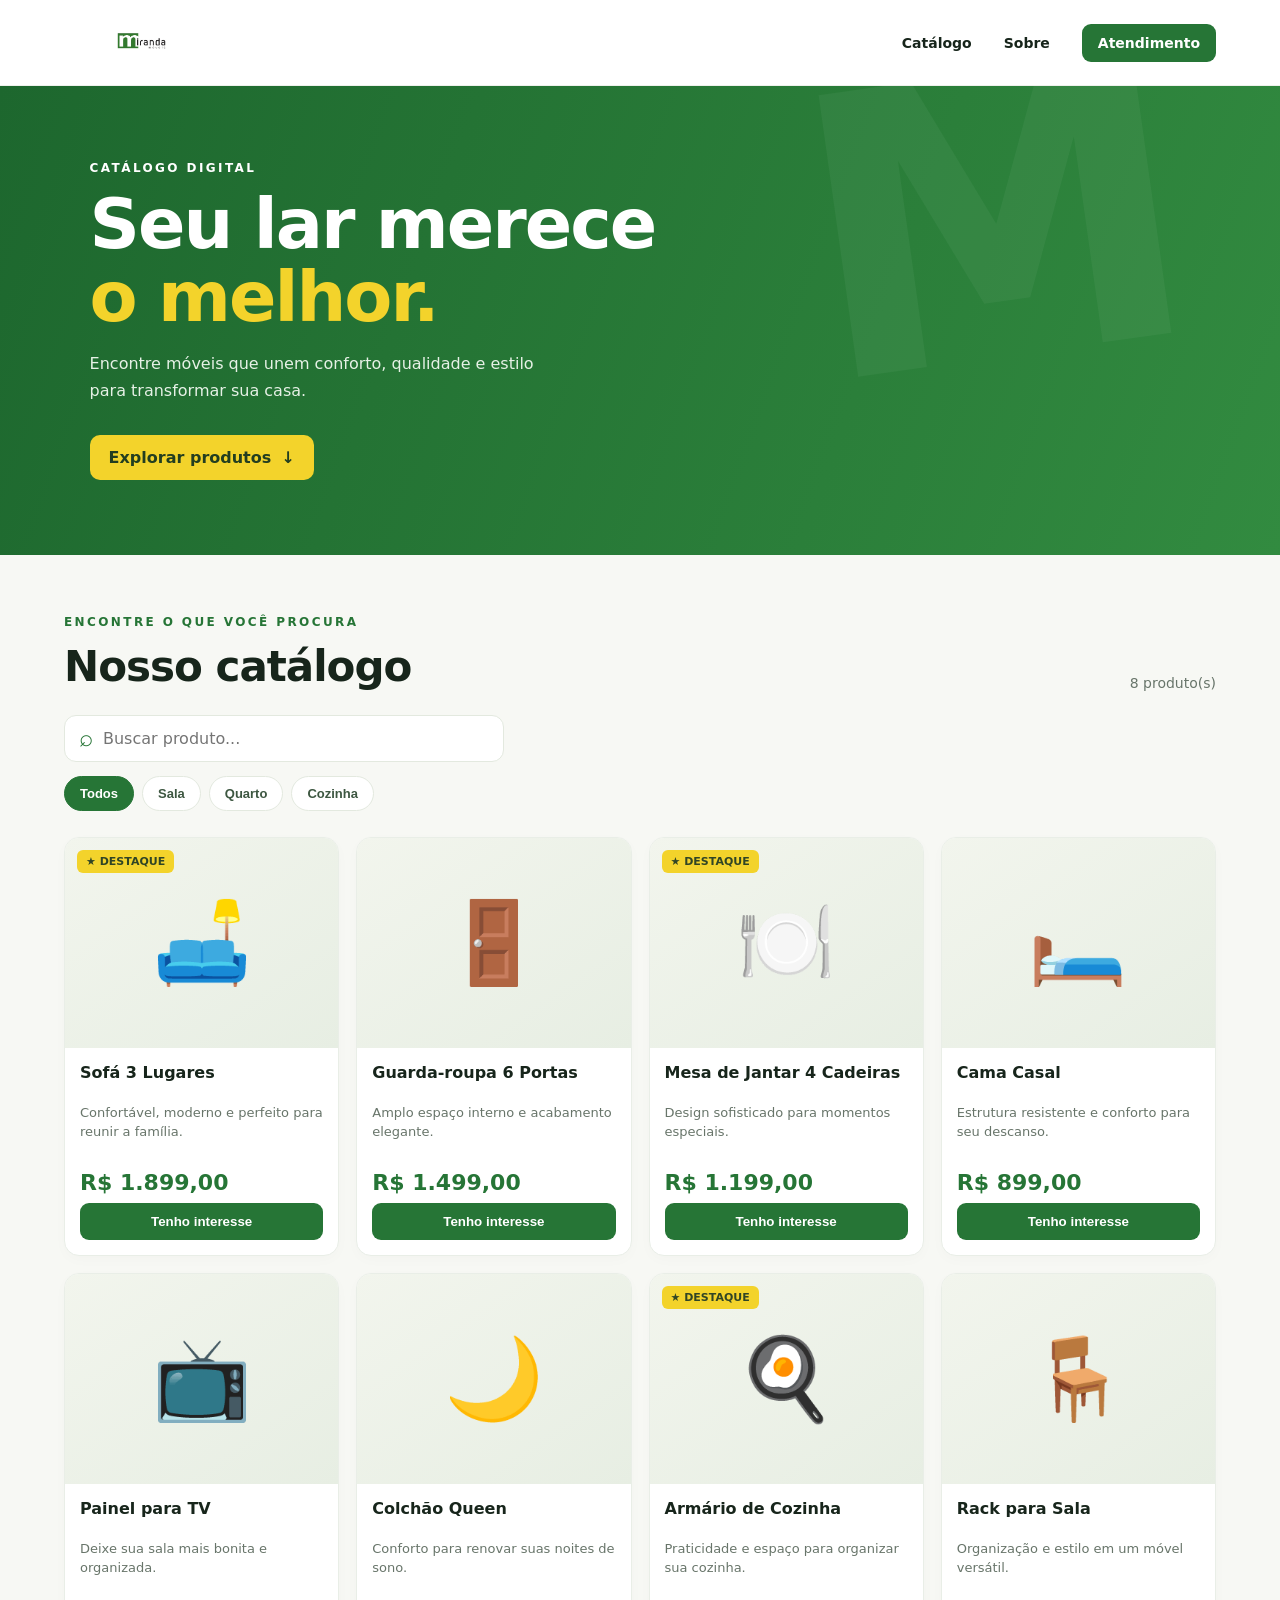
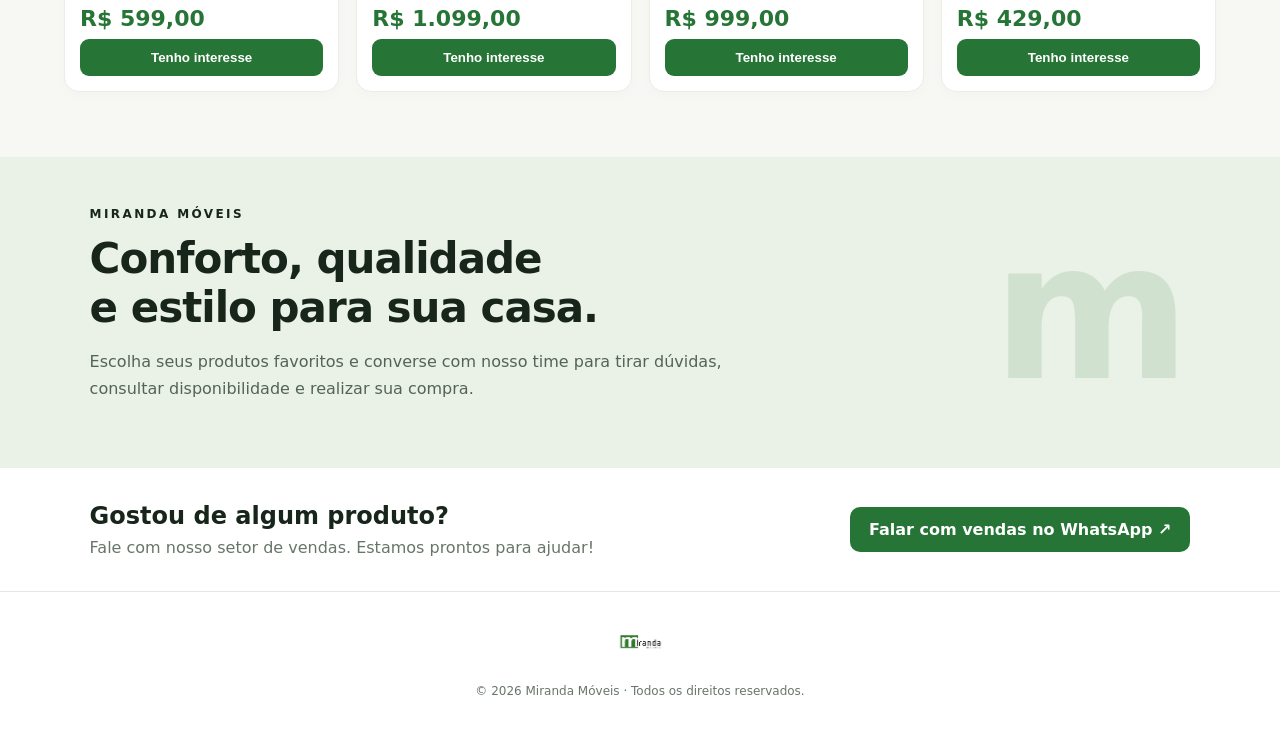
<file: index.html>
<!doctype html>
<html lang="pt-BR">
<head>
<meta charset="utf-8"><meta name="viewport" content="width=device-width,initial-scale=1">
<meta name="description" content="Confira o catálogo digital Miranda Móveis e fale com nossa equipe de vendas pelo WhatsApp.">
<title>Catálogo | Miranda Móveis</title><link rel="stylesheet" href="style.css">
</head><body>
<header class="site-header"><a class="logo-link" href="index.html" aria-label="Miranda Móveis - início"><img src="logo-miranda.png" alt="Miranda Móveis"></a><nav><a href="#catalogo">Catálogo</a><a href="#sobre">Sobre</a><a class="header-cta" href="#atendimento">Atendimento</a></nav></header>
<section class="hero"><div class="hero-inner"><p class="eyebrow">CATÁLOGO DIGITAL</p><h1>Seu lar merece<br><span>o melhor.</span></h1><p>Encontre móveis que unem conforto, qualidade e estilo para transformar sua casa.</p><a class="btn btn-yellow" href="#catalogo">Explorar produtos <span>↓</span></a></div><div class="hero-decor" aria-hidden="true">M</div></section>
<main id="catalogo" class="catalog-section"><div class="section-heading"><div><p class="eyebrow green-text">ENCONTRE O QUE VOCÊ PROCURA</p><h2>Nosso catálogo</h2></div><span id="product-count" class="muted"></span></div><div class="catalog-tools"><label class="search-wrap"><span>⌕</span><input id="search" type="search" placeholder="Buscar produto..." aria-label="Buscar produtos"></label><div id="category-list" class="categories"></div></div><div id="products" class="product-grid" aria-live="polite"></div><div id="empty" class="empty-state hidden">Não encontramos produtos com esse filtro. Tente outra busca.</div></main>
<section id="sobre" class="about"><div><p class="eyebrow">MIRANDA MÓVEIS</p><h2>Conforto, qualidade<br>e estilo para sua casa.</h2><p>Escolha seus produtos favoritos e converse com nosso time para tirar dúvidas, consultar disponibilidade e realizar sua compra.</p></div><div class="about-mark">m</div></section>
<section id="atendimento" class="contact-strip"><div><h2>Gostou de algum produto?</h2><p>Fale com nosso setor de vendas. Estamos prontos para ajudar!</p></div><a id="contact-button" class="btn btn-green" target="_blank" rel="noopener">Falar com vendas no WhatsApp ↗</a></section>
<footer><img src="logo-miranda.png" alt="Miranda Móveis"><p>© <span id="year"></span> Miranda Móveis · Todos os direitos reservados.</p></footer>
<div id="interest-bar" class="interest-bar hidden"><div><strong><span id="interest-count">0</span> produto(s) selecionado(s)</strong><small>Envie sua seleção para nosso atendimento</small></div><button id="send-interest" class="btn btn-yellow">Enviar pelo WhatsApp ↗</button><button id="clear-interest" class="clear-btn" aria-label="Limpar seleção">×</button></div>
<script src="catalog.js"></script></body></html>
</file>
<file: style.css>
:root{--green:#267536;--green2:#195b2a;--yellow:#f3d32b;--ink:#17251b;--muted:#68756a;--bg:#f7f8f4;--line:#e3e9df;--white:#fff}*{box-sizing:border-box}html{scroll-behavior:smooth}body{margin:0;font-family:Inter,system-ui,-apple-system,"Segoe UI",sans-serif;background:var(--bg);color:var(--ink)}a{color:inherit;text-decoration:none}.site-header{height:86px;background:#fff;display:flex;align-items:center;justify-content:space-between;padding:12px clamp(18px,5vw,70px);border-bottom:1px solid #eef1ec;position:sticky;top:0;z-index:20}.logo-link img{width:155px;max-height:65px;object-fit:contain}.site-header nav{display:flex;align-items:center;gap:clamp(14px,3vw,32px);font-size:14px;font-weight:650}.header-cta{background:var(--green);color:white;padding:11px 16px;border-radius:9px}.hero{background:linear-gradient(110deg,#1d672e,#328b40);color:white;min-height:390px;position:relative;overflow:hidden;padding:clamp(35px,6vw,75px) clamp(18px,7vw,90px);display:flex;align-items:center}.hero-inner{max-width:640px;position:relative;z-index:2}.eyebrow{font-size:12px;letter-spacing:2.4px;font-weight:800;margin:0 0 13px}.hero h1{font-size:clamp(38px,6vw,70px);line-height:1.04;letter-spacing:-2px;margin:0 0 16px}.hero h1 span{color:var(--yellow)}.hero p:not(.eyebrow){max-width:480px;color:#e6f1e6;line-height:1.7}.hero-decor{position:absolute;right:7%;top:-60px;font-size:390px;line-height:1;font-weight:900;color:#ffffff0b;transform:rotate(-8deg)}.btn{display:inline-flex;align-items:center;justify-content:center;gap:10px;padding:13px 19px;border-radius:10px;font-weight:800;border:0;cursor:pointer}.btn-yellow{background:var(--yellow);color:#233e20}.btn-green{background:var(--green);color:white}.hero .btn{margin-top:15px}.catalog-section{padding:60px clamp(18px,5vw,72px) 65px;max-width:1500px;margin:auto}.section-heading{display:flex;justify-content:space-between;align-items:end;gap:12px}.section-heading h2,.about h2{font-size:clamp(29px,4vw,42px);letter-spacing:-1px;margin:0}.green-text{color:var(--green)}.muted{color:var(--muted);font-size:14px}.catalog-tools{margin:24px 0 26px;display:flex;flex-direction:column;gap:14px}.search-wrap{display:flex;align-items:center;background:#fff;border:1px solid var(--line);border-radius:12px;padding:0 14px;max-width:440px}.search-wrap span{font-size:24px;color:var(--green)}.search-wrap input{border:0;outline:0;padding:13px 10px;width:100%;font:inherit;background:transparent}.categories{display:flex;gap:8px;flex-wrap:wrap}.category-btn{border:1px solid var(--line);background:#fff;padding:9px 15px;border-radius:999px;font-size:13px;font-weight:700;color:#3d5741;cursor:pointer}.category-btn.active{background:var(--green);border-color:var(--green);color:white}.product-grid{display:grid;grid-template-columns:repeat(4,minmax(0,1fr));gap:17px}.product-card{background:#fff;border:1px solid #e9eee7;border-radius:15px;overflow:hidden;display:flex;flex-direction:column;box-shadow:0 4px 14px #18351a05;transition:transform .18s,box-shadow .18s}.product-card:hover{transform:translateY(-3px);box-shadow:0 12px 28px #18351a12}.product-image{height:210px;background:linear-gradient(145deg,#f2f5ed,#e7eee3);display:flex;align-items:center;justify-content:center;position:relative;overflow:hidden}.product-image img{width:100%;height:100%;object-fit:cover}.product-image .placeholder{font-size:80px}.featured-tag{position:absolute;left:12px;top:12px;background:var(--yellow);color:#304525;padding:5px 9px;border-radius:6px;font-size:11px;font-weight:850}.product-info{padding:15px;display:flex;flex:1;flex-direction:column;gap:8px}.product-info h3{margin:0;font-size:16px}.product-description{font-size:13px;color:var(--muted);line-height:1.5;min-height:38px}.product-price{font-size:22px;font-weight:900;color:var(--green);margin-top:auto;padding-top:7px}.product-actions{display:flex;gap:8px;margin-top:5px}.interest-btn{width:100%;background:var(--green);color:#fff;border:0;border-radius:9px;padding:11px;font-weight:800;cursor:pointer}.interest-btn.selected{background:var(--yellow);color:#284522}.empty-state{padding:35px;text-align:center;color:var(--muted)}.hidden{display:none!important}.about{background:#eaf1e7;padding:50px clamp(18px,7vw,90px);display:flex;align-items:center;justify-content:space-between;gap:30px}.about div:first-child{max-width:640px}.about p:not(.eyebrow){line-height:1.7;color:#536454}.about-mark{font-size:190px;font-weight:900;color:var(--green);line-height:.8;opacity:.12}.contact-strip{padding:34px clamp(18px,7vw,90px);display:flex;justify-content:space-between;align-items:center;gap:20px;background:#fff}.contact-strip h2{margin:0 0 8px}.contact-strip p{margin:0;color:var(--muted)}footer{padding:22px;text-align:center;background:#fff;border-top:1px solid var(--line);color:var(--muted);font-size:12px}footer img{width:125px;max-height:55px;object-fit:contain}.interest-bar{position:fixed;bottom:14px;left:50%;transform:translateX(-50%);width:min(750px,calc(100% - 22px));background:#fff;border:1px solid #dfe8dc;border-radius:15px;padding:13px 14px;box-shadow:0 8px 30px #0b270d24;z-index:30;display:flex;align-items:center;gap:12px}.interest-bar>div{flex:1;display:flex;flex-direction:column;gap:3px}.interest-bar small{font-size:11px;color:var(--muted)}.interest-bar .btn{padding:11px 14px;font-size:13px}.clear-btn{background:transparent;border:0;font-size:23px;color:#778277;cursor:pointer}@media(max-width:1000px){.product-grid{grid-template-columns:repeat(3,minmax(0,1fr))}.product-image{height:180px}}@media(max-width:680px){.site-header{height:72px;padding:8px 14px}.logo-link img{width:120px}.site-header nav{gap:10px;font-size:12px}.header-cta{padding:9px 11px}.hero{min-height:330px}.hero-decor{font-size:250px;right:-12%}.catalog-section{padding:38px 14px}.product-grid{grid-template-columns:repeat(2,minmax(0,1fr));gap:10px}.product-image{height:145px}.product-image .placeholder{font-size:58px}.product-info{padding:11px;gap:7px}.product-info h3{font-size:14px}.product-description{font-size:12px;min-height:45px}.product-price{font-size:18px}.interest-btn{font-size:12px;padding:10px 6px}.about{padding:35px 18px}.about-mark{font-size:100px}.contact-strip{padding:26px 16px;flex-direction:column;align-items:flex-start}.contact-strip h2{font-size:22px}.contact-strip .btn{width:100%}.interest-bar{gap:7px;padding:10px}.interest-bar strong{font-size:13px}.interest-bar small{font-size:10px}.interest-bar .btn{font-size:11px;padding:10px}.clear-btn{padding:0 4px}}@media(max-width:380px){.product-image{height:120px}.site-header nav a:first-child{display:none}}
</file>
